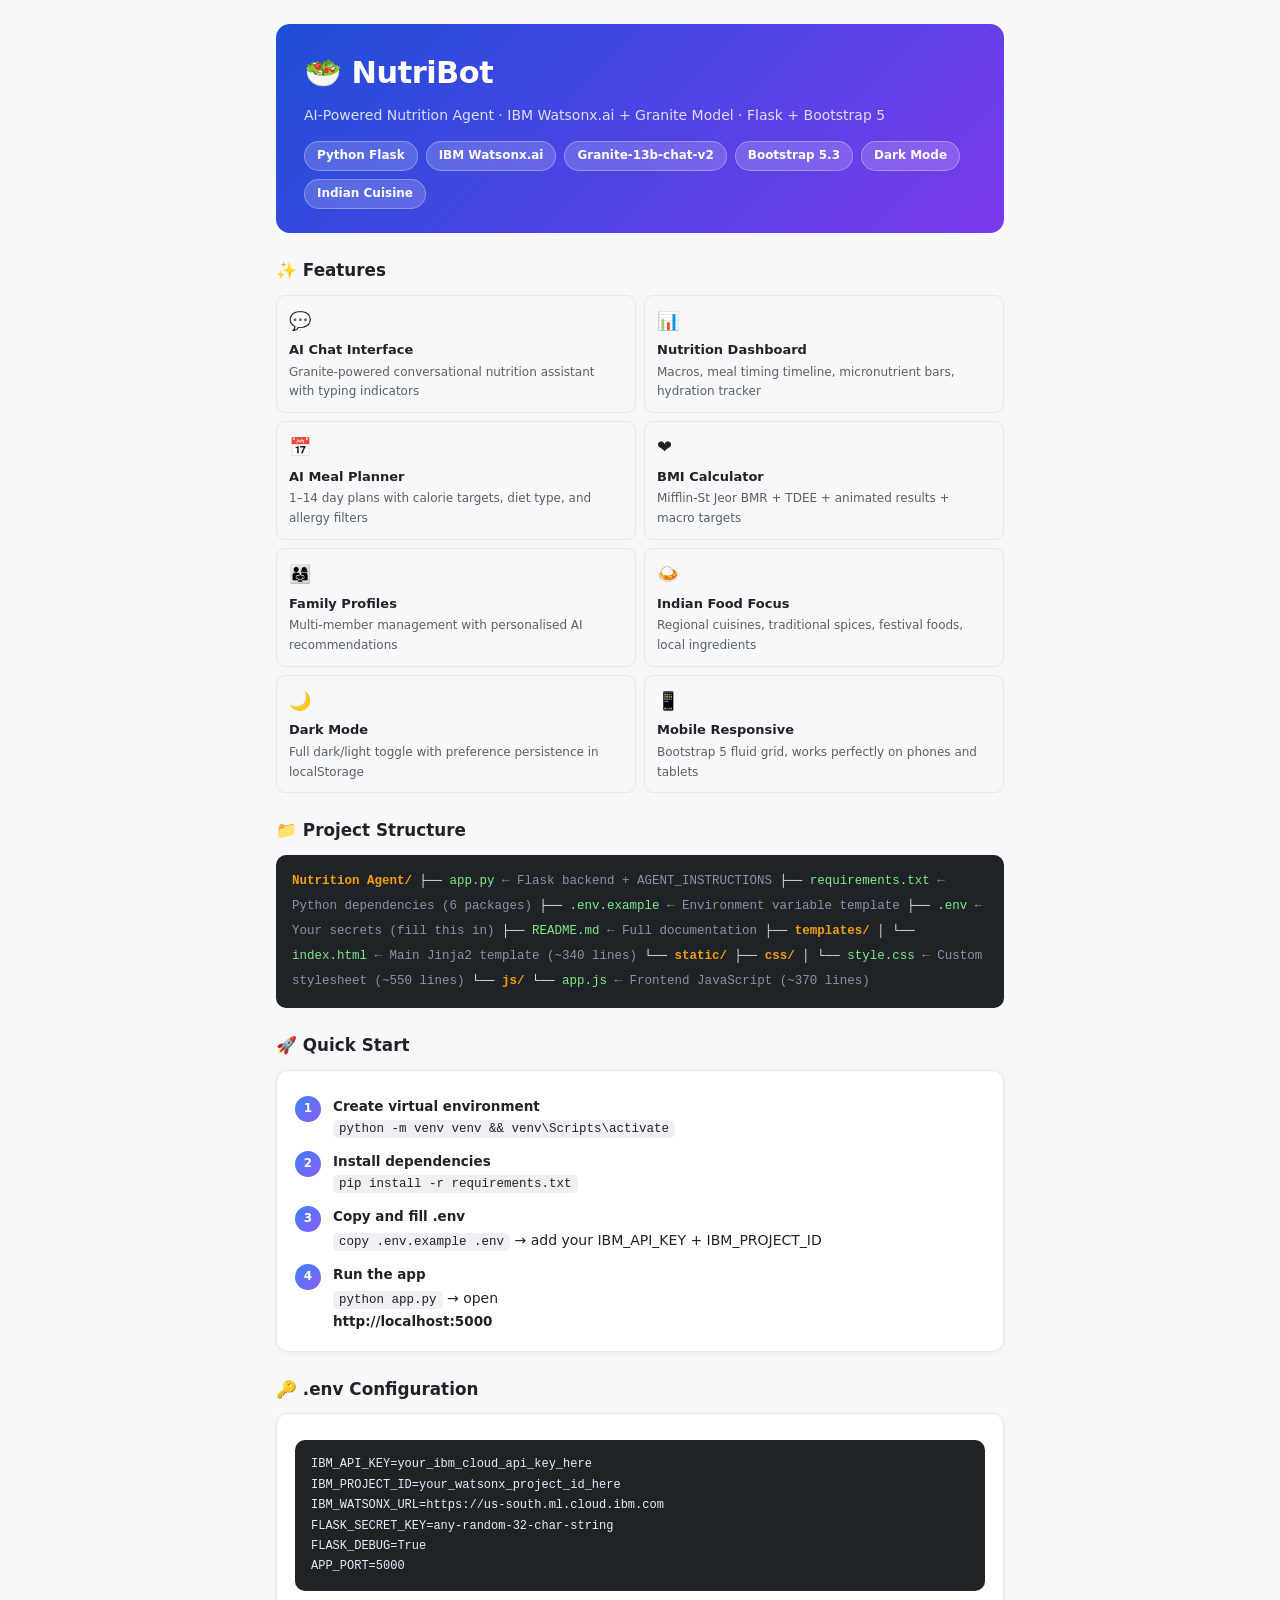
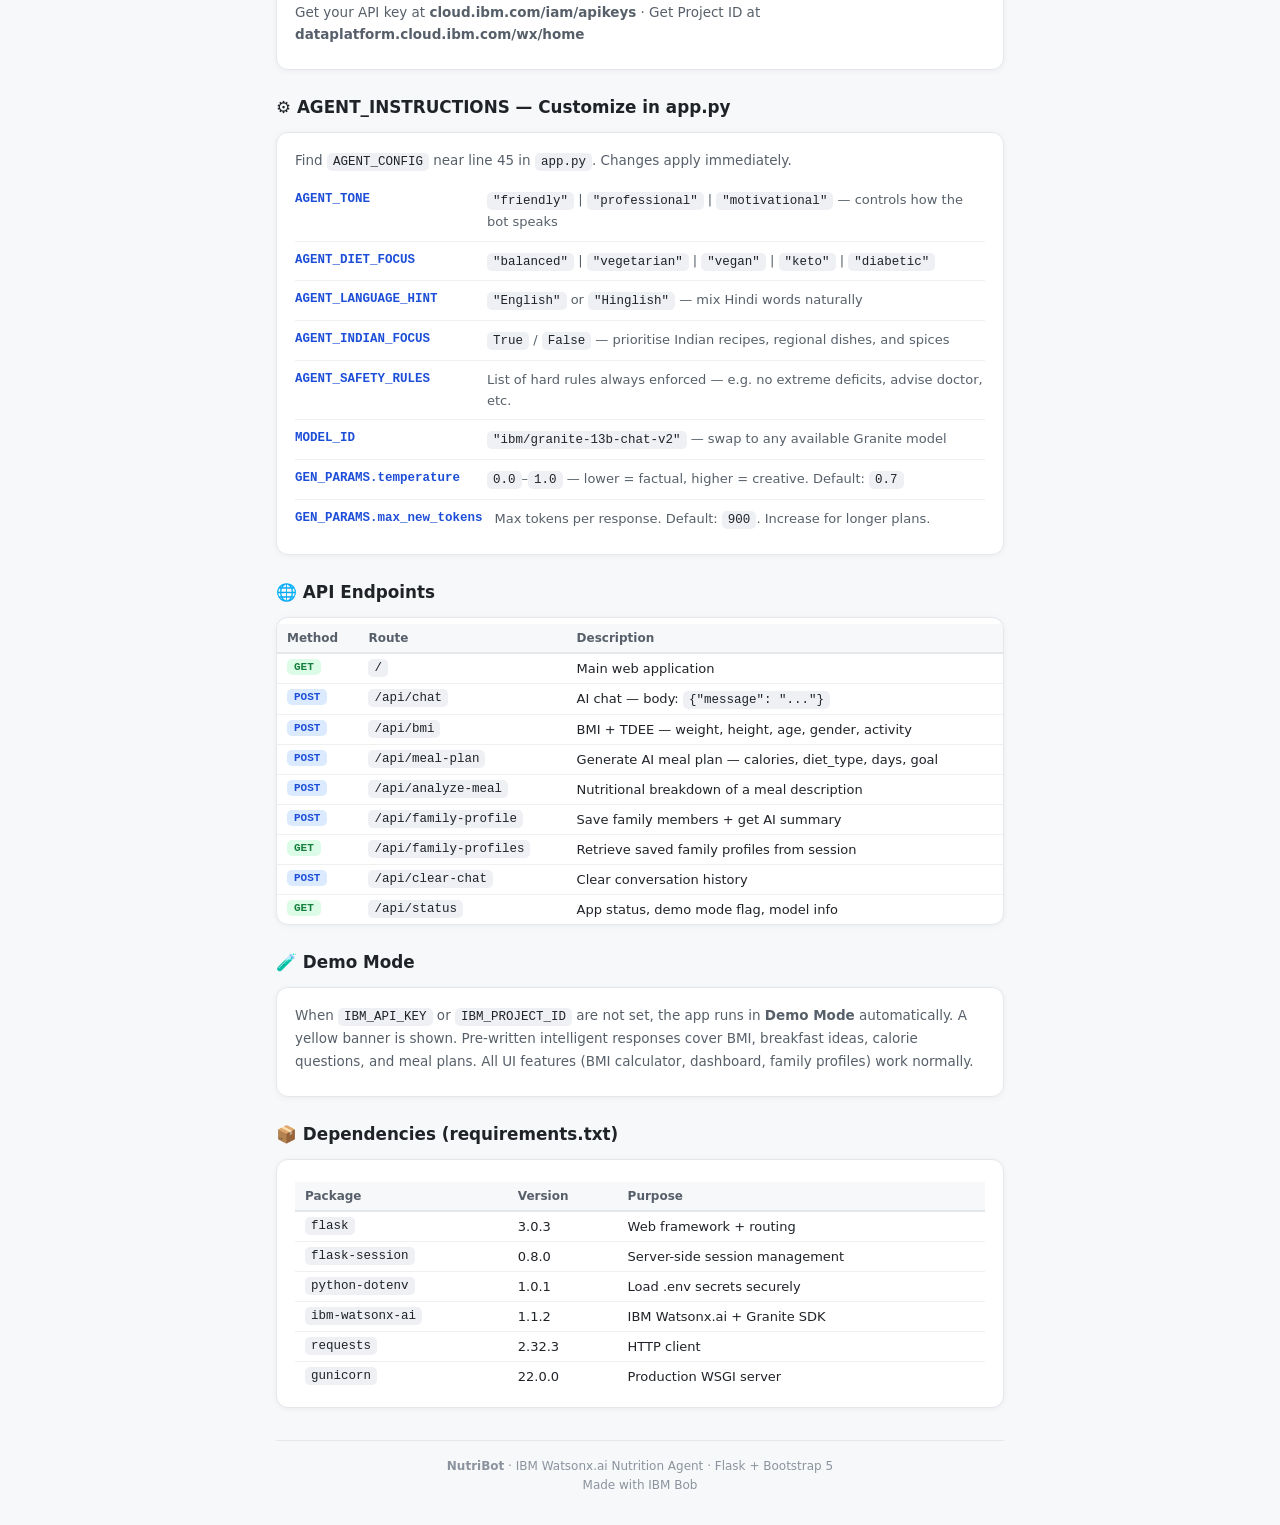
<file: nutribot-project-overview.html>
<html lang="en">
<head>
<meta charset="UTF-8" />
<meta name="viewport" content="width=device-width,initial-scale=1" />
<title>NutriBot — Project Overview</title>
<style>
*{box-sizing:border-box;margin:0;padding:0}
body{font-family:-apple-system,"Segoe UI",system-ui,sans-serif;font-size:14px;line-height:1.65;background:#f7f8fa;color:#1f2328;max-width:760px;margin:0 auto;padding:24px 16px 40px}
h1{font-size:1.7rem;font-weight:800;letter-spacing:-0.5px;margin-bottom:4px}
h2{font-size:1.05rem;font-weight:700;margin:24px 0 10px;color:#1f2328;display:flex;align-items:center;gap:7px}
h3{font-size:.9rem;font-weight:700;margin:10px 0 5px;color:#3b82d4}
p{color:#57606a;margin-bottom:8px;font-size:13.5px}
code{background:#eef0f4;padding:2px 6px;border-radius:5px;font-size:12.5px;font-family:ui-monospace,monospace;color:#1f2328}
pre{background:#1f2328;color:#e6edf3;border-radius:10px;padding:14px 16px;font-size:12px;overflow-x:auto;margin:10px 0;line-height:1.7}
pre code{background:none;color:inherit;padding:0;font-size:inherit}
.badge{display:inline-block;padding:2px 9px;border-radius:12px;font-size:11px;font-weight:700}
.badge-blue{background:#dbeafe;color:#1d4ed8}
.badge-green{background:#dcfce7;color:#15803d}
.badge-purple{background:#ede9fe;color:#6d28d9}
.badge-orange{background:#ffedd5;color:#c2410c}
.badge-red{background:#fee2e2;color:#b91c1c}

/* Header */
.header{background:linear-gradient(135deg,#1d4ed8,#7c3aed);border-radius:14px;padding:24px 28px;color:#fff;margin-bottom:24px}
.header h1{color:#fff;font-size:1.9rem}
.header p{color:rgba(255,255,255,0.82);font-size:14px;margin:6px 0 14px}
.header-chips{display:flex;gap:8px;flex-wrap:wrap}
.header-chip{background:rgba(255,255,255,0.18);border:1px solid rgba(255,255,255,0.3);color:#fff;padding:4px 12px;border-radius:20px;font-size:12px;font-weight:600}

/* Section cards */
.card{background:#fff;border:1px solid #e5e7eb;border-radius:12px;padding:16px 18px;margin-bottom:14px;box-shadow:0 1px 6px rgba(0,0,0,0.05)}

/* File tree */
.file-tree{background:#1f2328;border-radius:10px;padding:14px 16px;font-family:ui-monospace,monospace;font-size:12.5px;line-height:2;color:#e6edf3}
.ft-dir{color:#f59e0b;font-weight:700}
.ft-file{color:#7ee787}
.ft-comment{color:#8b949e}

/* API table */
table{width:100%;border-collapse:collapse;font-size:13px;margin-top:6px}
th{background:#f7f8fa;padding:7px 10px;text-align:left;font-weight:600;color:#57606a;font-size:12px;border-bottom:2px solid #e5e7eb}
td{padding:7px 10px;border-bottom:1px solid #f0f0f0;vertical-align:top}
tr:last-child td{border-bottom:none}
.method-get{background:#dcfce7;color:#15803d;padding:2px 7px;border-radius:5px;font-size:11px;font-weight:700;font-family:monospace}
.method-post{background:#dbeafe;color:#1d4ed8;padding:2px 7px;border-radius:5px;font-size:11px;font-weight:700;font-family:monospace}

/* Config param rows */
.cfg-row{display:flex;justify-content:space-between;align-items:flex-start;padding:8px 0;border-bottom:1px solid #f0f0f0;gap:12px;flex-wrap:wrap}
.cfg-row:last-child{border-bottom:none}
.cfg-key{font-family:ui-monospace,monospace;font-size:12.5px;font-weight:700;color:#1d4ed8;min-width:180px}
.cfg-desc{color:#57606a;font-size:13px;flex:1}

/* Quick start steps */
.steps{counter-reset:step;display:flex;flex-direction:column;gap:10px;margin-top:8px}
.step{display:flex;gap:12px;align-items:flex-start}
.step-num{width:26px;height:26px;border-radius:50%;background:linear-gradient(135deg,#3b82f6,#8b5cf6);color:#fff;font-size:12px;font-weight:800;display:flex;align-items:center;justify-content:center;flex-shrink:0;margin-top:1px}
.step-body strong{font-size:13.5px;font-weight:700;display:block;margin-bottom:2px}
.step-body span{color:#57606a;font-size:13px}

/* Features grid */
.features{display:grid;grid-template-columns:1fr 1fr;gap:8px;margin-top:8px}
.feat{background:#f7f8fa;border:1px solid #e5e7eb;border-radius:9px;padding:10px 12px}
.feat-icon{font-size:18px;margin-bottom:4px}
.feat-title{font-weight:700;font-size:13px;margin-bottom:2px}
.feat-sub{font-size:12px;color:#57606a}

footer{text-align:center;margin-top:32px;padding-top:16px;border-top:1px solid #e5e7eb;font-size:12px;color:#8b949e}
</style>
</head>
<body>

<div class="header">
  <h1>🥗 NutriBot</h1>
  <p>AI-Powered Nutrition Agent · IBM Watsonx.ai + Granite Model · Flask + Bootstrap 5</p>
  <div class="header-chips">
    <span class="header-chip">Python Flask</span>
    <span class="header-chip">IBM Watsonx.ai</span>
    <span class="header-chip">Granite-13b-chat-v2</span>
    <span class="header-chip">Bootstrap 5.3</span>
    <span class="header-chip">Dark Mode</span>
    <span class="header-chip">Indian Cuisine</span>
  </div>
</div>


<h2>✨ Features</h2>
<div class="features">
  <div class="feat"><div class="feat-icon">💬</div><div class="feat-title">AI Chat Interface</div><div class="feat-sub">Granite-powered conversational nutrition assistant with typing indicators</div></div>
  <div class="feat"><div class="feat-icon">📊</div><div class="feat-title">Nutrition Dashboard</div><div class="feat-sub">Macros, meal timing timeline, micronutrient bars, hydration tracker</div></div>
  <div class="feat"><div class="feat-icon">📅</div><div class="feat-title">AI Meal Planner</div><div class="feat-sub">1–14 day plans with calorie targets, diet type, and allergy filters</div></div>
  <div class="feat"><div class="feat-icon">❤️</div><div class="feat-title">BMI Calculator</div><div class="feat-sub">Mifflin-St Jeor BMR + TDEE + animated results + macro targets</div></div>
  <div class="feat"><div class="feat-icon">👨‍👩‍👧</div><div class="feat-title">Family Profiles</div><div class="feat-sub">Multi-member management with personalised AI recommendations</div></div>
  <div class="feat"><div class="feat-icon">🍛</div><div class="feat-title">Indian Food Focus</div><div class="feat-sub">Regional cuisines, traditional spices, festival foods, local ingredients</div></div>
  <div class="feat"><div class="feat-icon">🌙</div><div class="feat-title">Dark Mode</div><div class="feat-sub">Full dark/light toggle with preference persistence in localStorage</div></div>
  <div class="feat"><div class="feat-icon">📱</div><div class="feat-title">Mobile Responsive</div><div class="feat-sub">Bootstrap 5 fluid grid, works perfectly on phones and tablets</div></div>
</div>


<h2>📁 Project Structure</h2>
<div class="file-tree">
<span class="ft-dir">Nutrition Agent/</span>
├── <span class="ft-file">app.py</span>          <span class="ft-comment">← Flask backend + AGENT_INSTRUCTIONS</span>
├── <span class="ft-file">requirements.txt</span> <span class="ft-comment">← Python dependencies (6 packages)</span>
├── <span class="ft-file">.env.example</span>    <span class="ft-comment">← Environment variable template</span>
├── <span class="ft-file">.env</span>            <span class="ft-comment">← Your secrets (fill this in)</span>
├── <span class="ft-file">README.md</span>       <span class="ft-comment">← Full documentation</span>
├── <span class="ft-dir">templates/</span>
│   └── <span class="ft-file">index.html</span>   <span class="ft-comment">← Main Jinja2 template (~340 lines)</span>
└── <span class="ft-dir">static/</span>
    ├── <span class="ft-dir">css/</span>
    │   └── <span class="ft-file">style.css</span> <span class="ft-comment">← Custom stylesheet (~550 lines)</span>
    └── <span class="ft-dir">js/</span>
        └── <span class="ft-file">app.js</span>   <span class="ft-comment">← Frontend JavaScript (~370 lines)</span>
</div>


<h2>🚀 Quick Start</h2>
<div class="card">
<div class="steps">
  <div class="step"><div class="step-num">1</div><div class="step-body"><strong>Create virtual environment</strong><code>python -m venv venv &amp;&amp; venv\Scripts\activate</code></div></div>
  <div class="step"><div class="step-num">2</div><div class="step-body"><strong>Install dependencies</strong><code>pip install -r requirements.txt</code></div></div>
  <div class="step"><div class="step-num">3</div><div class="step-body"><strong>Copy and fill .env</strong><code>copy .env.example .env</code> → add your IBM_API_KEY + IBM_PROJECT_ID</div></div>
  <div class="step"><div class="step-num">4</div><div class="step-body"><strong>Run the app</strong><code>python app.py</code> → open <strong>http://localhost:5000</strong></div></div>
</div>
</div>


<h2>🔑 .env Configuration</h2>
<div class="card">
<pre><code>IBM_API_KEY=your_ibm_cloud_api_key_here
IBM_PROJECT_ID=your_watsonx_project_id_here
IBM_WATSONX_URL=https://us-south.ml.cloud.ibm.com
FLASK_SECRET_KEY=any-random-32-char-string
FLASK_DEBUG=True
APP_PORT=5000</code></pre>
<p style="margin-top:8px">Get your API key at <strong>cloud.ibm.com/iam/apikeys</strong> · Get Project ID at <strong>dataplatform.cloud.ibm.com/wx/home</strong></p>
</div>


<h2>⚙️ AGENT_INSTRUCTIONS — Customize in app.py</h2>
<div class="card">
<p>Find <code>AGENT_CONFIG</code> near line 45 in <code>app.py</code>. Changes apply immediately.</p>
<div class="cfg-row"><div class="cfg-key">AGENT_TONE</div><div class="cfg-desc"><code>"friendly"</code> | <code>"professional"</code> | <code>"motivational"</code> — controls how the bot speaks</div></div>
<div class="cfg-row"><div class="cfg-key">AGENT_DIET_FOCUS</div><div class="cfg-desc"><code>"balanced"</code> | <code>"vegetarian"</code> | <code>"vegan"</code> | <code>"keto"</code> | <code>"diabetic"</code></div></div>
<div class="cfg-row"><div class="cfg-key">AGENT_LANGUAGE_HINT</div><div class="cfg-desc"><code>"English"</code> or <code>"Hinglish"</code> — mix Hindi words naturally</div></div>
<div class="cfg-row"><div class="cfg-key">AGENT_INDIAN_FOCUS</div><div class="cfg-desc"><code>True</code> / <code>False</code> — prioritise Indian recipes, regional dishes, and spices</div></div>
<div class="cfg-row"><div class="cfg-key">AGENT_SAFETY_RULES</div><div class="cfg-desc">List of hard rules always enforced — e.g. no extreme deficits, advise doctor, etc.</div></div>
<div class="cfg-row"><div class="cfg-key">MODEL_ID</div><div class="cfg-desc"><code>"ibm/granite-13b-chat-v2"</code> — swap to any available Granite model</div></div>
<div class="cfg-row"><div class="cfg-key">GEN_PARAMS.temperature</div><div class="cfg-desc"><code>0.0</code>–<code>1.0</code> — lower = factual, higher = creative. Default: <code>0.7</code></div></div>
<div class="cfg-row"><div class="cfg-key">GEN_PARAMS.max_new_tokens</div><div class="cfg-desc">Max tokens per response. Default: <code>900</code>. Increase for longer plans.</div></div>
</div>


<h2>🌐 API Endpoints</h2>
<div class="card" style="padding:0;overflow:hidden">
<table>
  <tr><th>Method</th><th>Route</th><th>Description</th></tr>
  <tr><td><span class="method-get">GET</span></td><td><code>/</code></td><td>Main web application</td></tr>
  <tr><td><span class="method-post">POST</span></td><td><code>/api/chat</code></td><td>AI chat — body: <code>{"message": "..."}</code></td></tr>
  <tr><td><span class="method-post">POST</span></td><td><code>/api/bmi</code></td><td>BMI + TDEE — weight, height, age, gender, activity</td></tr>
  <tr><td><span class="method-post">POST</span></td><td><code>/api/meal-plan</code></td><td>Generate AI meal plan — calories, diet_type, days, goal</td></tr>
  <tr><td><span class="method-post">POST</span></td><td><code>/api/analyze-meal</code></td><td>Nutritional breakdown of a meal description</td></tr>
  <tr><td><span class="method-post">POST</span></td><td><code>/api/family-profile</code></td><td>Save family members + get AI summary</td></tr>
  <tr><td><span class="method-get">GET</span></td><td><code>/api/family-profiles</code></td><td>Retrieve saved family profiles from session</td></tr>
  <tr><td><span class="method-post">POST</span></td><td><code>/api/clear-chat</code></td><td>Clear conversation history</td></tr>
  <tr><td><span class="method-get">GET</span></td><td><code>/api/status</code></td><td>App status, demo mode flag, model info</td></tr>
</table>
</div>


<h2>🧪 Demo Mode</h2>
<div class="card">
  <p>When <code>IBM_API_KEY</code> or <code>IBM_PROJECT_ID</code> are not set, the app runs in <strong>Demo Mode</strong> automatically. A yellow banner is shown. Pre-written intelligent responses cover BMI, breakfast ideas, calorie questions, and meal plans. All UI features (BMI calculator, dashboard, family profiles) work normally.</p>
</div>


<h2>📦 Dependencies (requirements.txt)</h2>
<div class="card">
<table>
  <tr><th>Package</th><th>Version</th><th>Purpose</th></tr>
  <tr><td><code>flask</code></td><td>3.0.3</td><td>Web framework + routing</td></tr>
  <tr><td><code>flask-session</code></td><td>0.8.0</td><td>Server-side session management</td></tr>
  <tr><td><code>python-dotenv</code></td><td>1.0.1</td><td>Load .env secrets securely</td></tr>
  <tr><td><code>ibm-watsonx-ai</code></td><td>1.1.2</td><td>IBM Watsonx.ai + Granite SDK</td></tr>
  <tr><td><code>requests</code></td><td>2.32.3</td><td>HTTP client</td></tr>
  <tr><td><code>gunicorn</code></td><td>22.0.0</td><td>Production WSGI server</td></tr>
</table>
</div>

<footer>
  <strong>NutriBot</strong> · IBM Watsonx.ai Nutrition Agent · Flask + Bootstrap 5<br />
  Made with IBM Bob
</footer>
</body>
</html>
</file>
